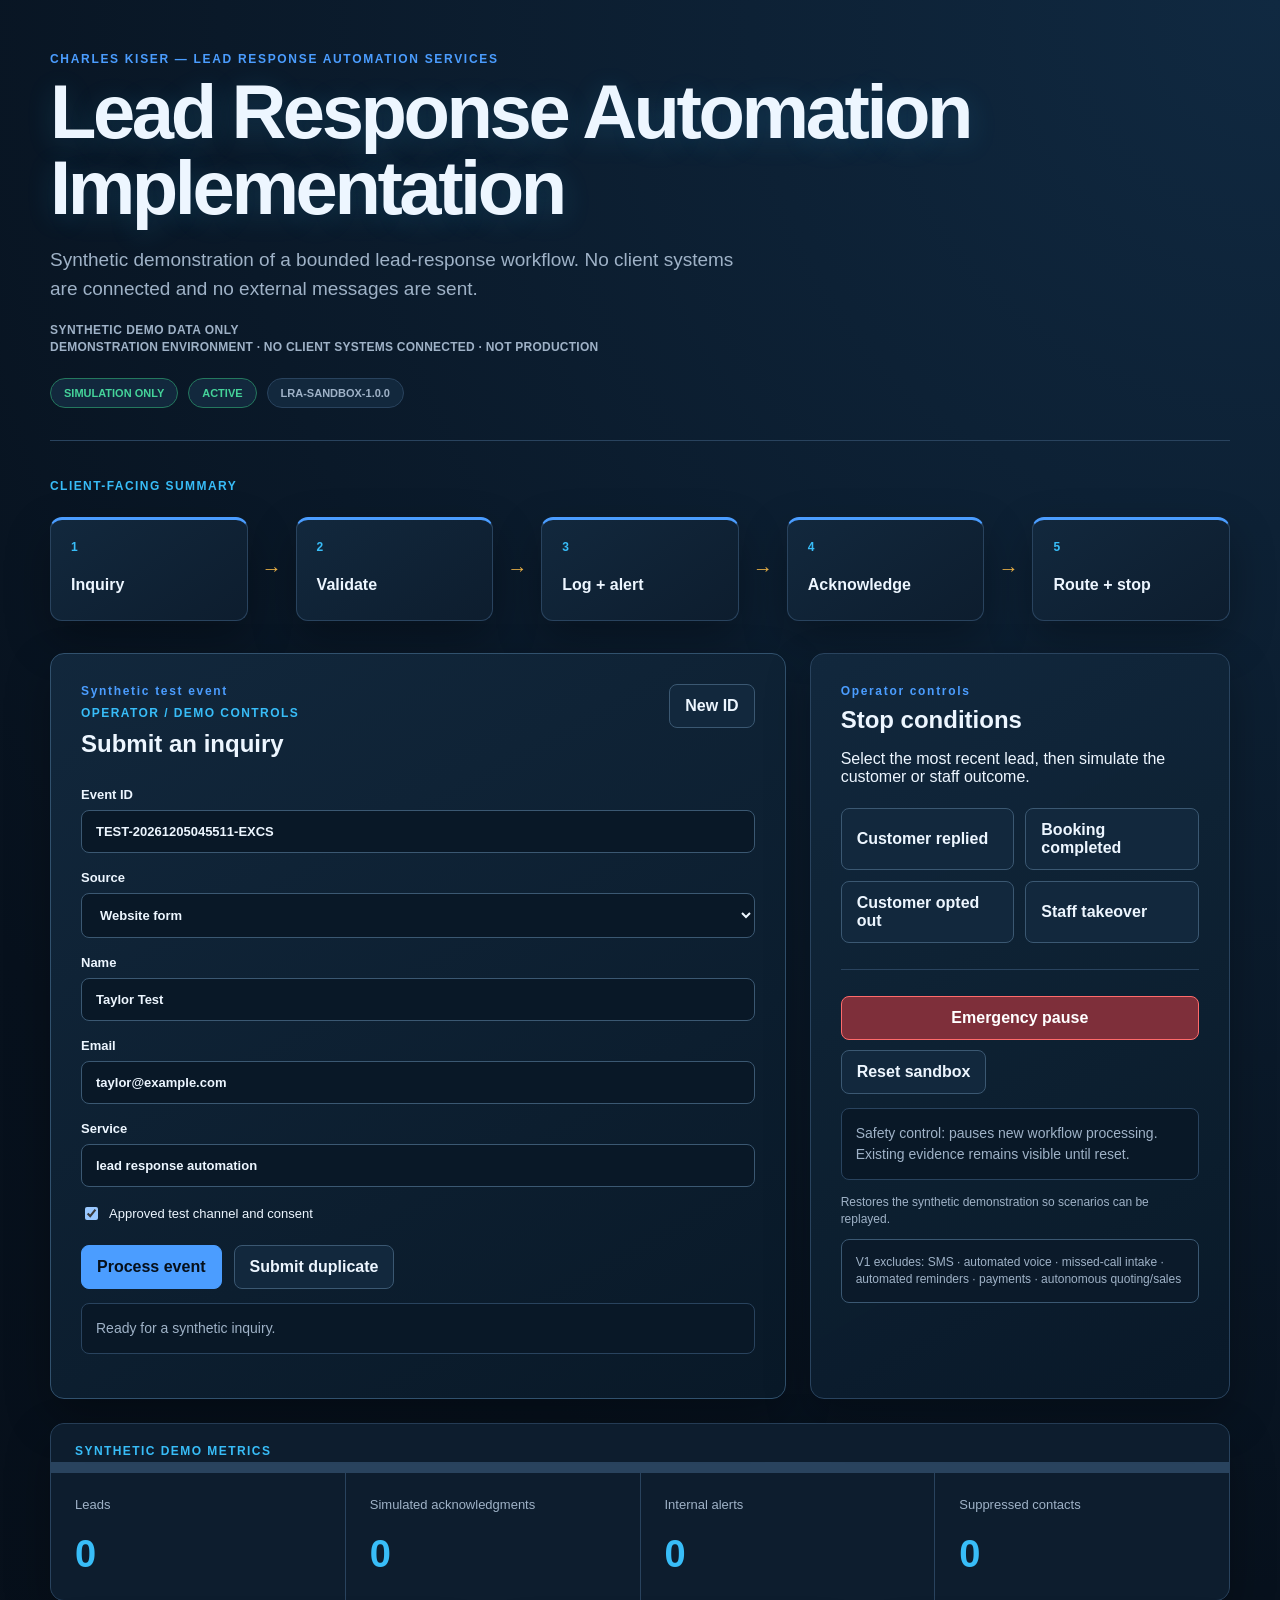
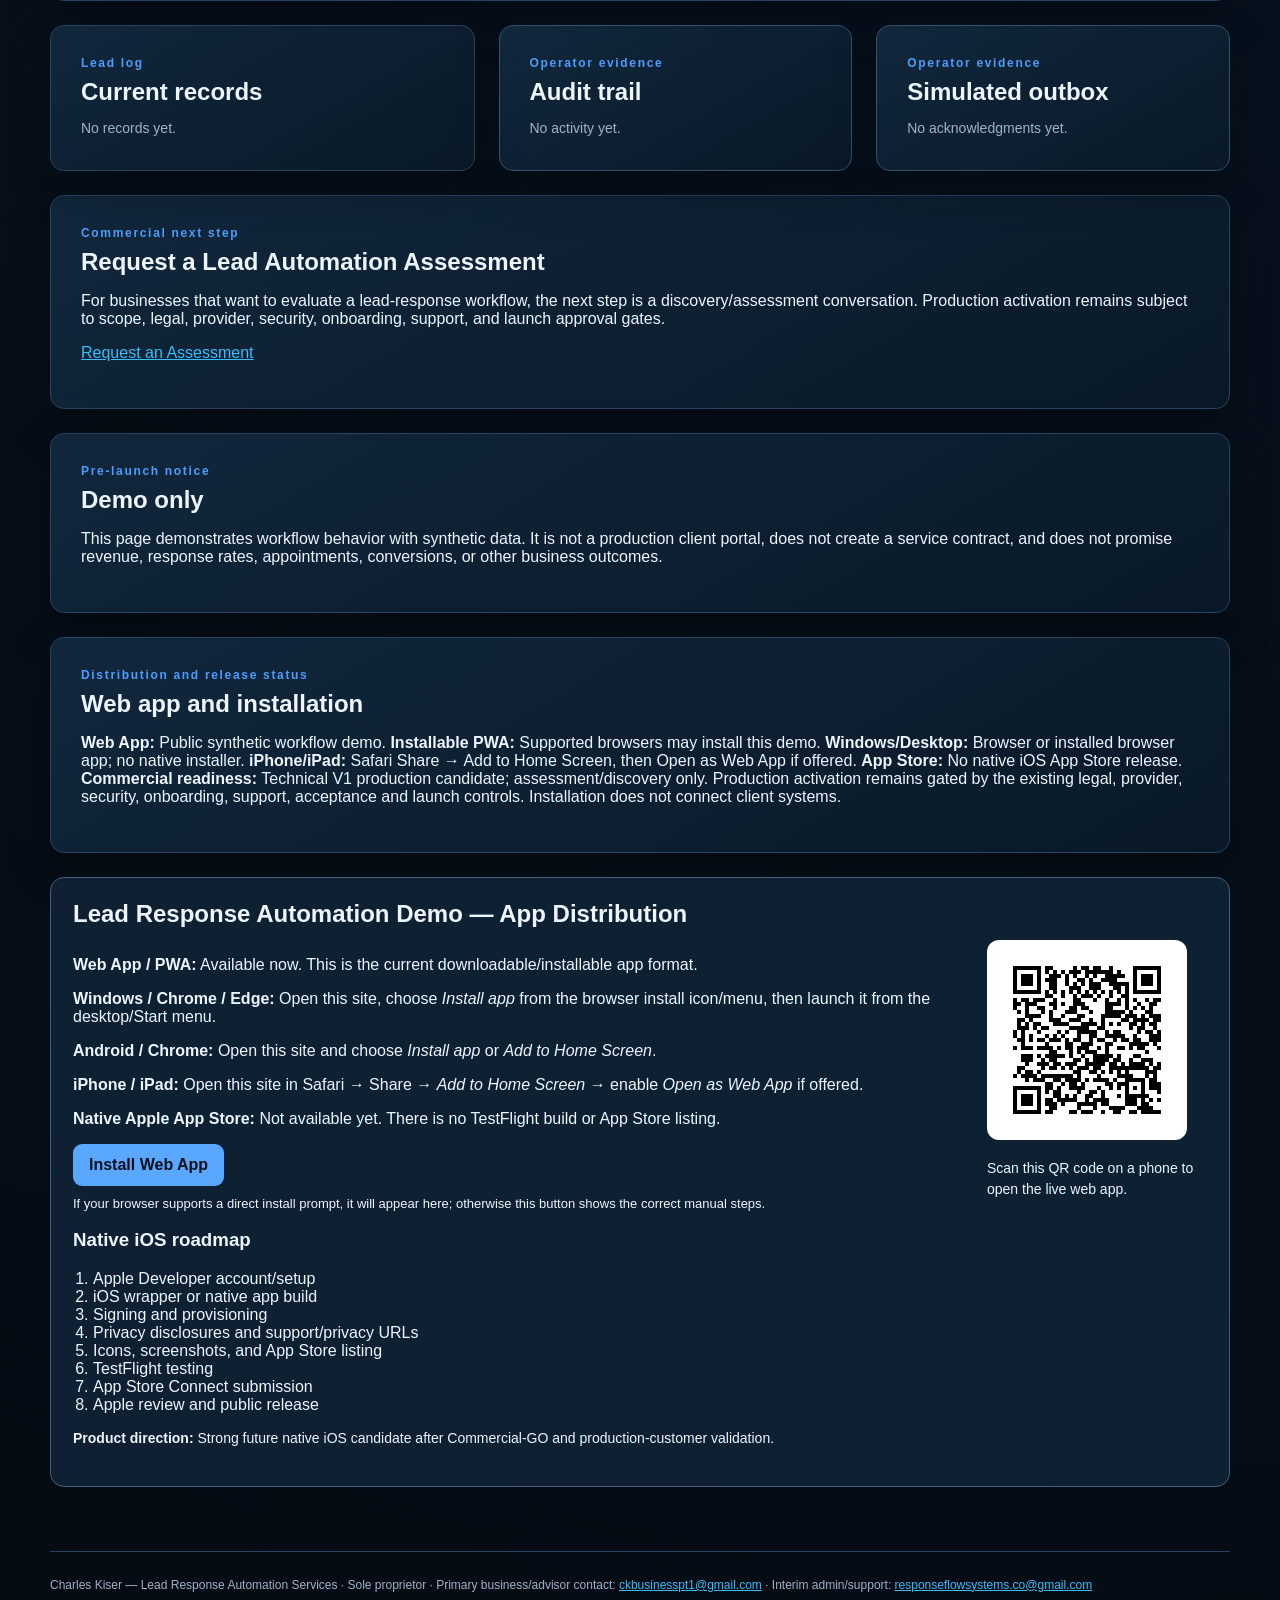
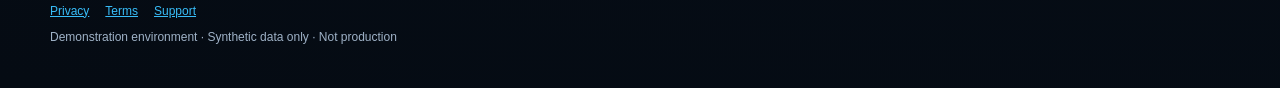
<file: index.html>
<!doctype html>
<html lang="en">
<head>
  <meta charset="utf-8">
  <meta name="viewport" content="width=device-width, initial-scale=1">
  <title>Lead Response Automation Services &mdash; Synthetic Demo</title>
  <meta name="description" content="Synthetic demonstration of a bounded lead-response automation workflow by Charles Kiser &mdash; Lead Response Automation Services.">
  <link rel="stylesheet" href="./styles.css">
  <link rel="manifest" href="./manifest.webmanifest">
  <link rel="apple-touch-icon" href="./icon-180.png">
  <meta name="theme-color" content="#0d1c2d">
  <meta name="apple-mobile-web-app-capable" content="yes">
  <meta name="apple-mobile-web-app-title" content="Lead Response">
<style id="distribution-polish-v1">.install-card{margin-top:24px;padding:22px;border:1px solid #45617d;border-radius:14px;background:rgba(15,34,52,.96)}.install-grid{display:grid;grid-template-columns:minmax(0,1fr) 220px;gap:22px;align-items:start}.install-qr{width:200px;max-width:100%;background:#fff;padding:10px;border-radius:12px}.install-btn{display:inline-block;border:0;border-radius:9px;background:#59a7ff;color:#06101b;font-weight:800;padding:12px 16px;cursor:pointer;text-decoration:none}.install-note{font-size:14px;line-height:1.55}.install-status{margin-top:10px;font-size:13px}.roadmap{margin:10px 0 0;padding-left:20px}.qr-grid{display:grid;grid-template-columns:repeat(auto-fit,minmax(180px,1fr));gap:16px}.qr-card{border:1px solid #45617d;border-radius:12px;padding:14px}.qr-card img{width:160px;max-width:100%;background:#fff;padding:8px;border-radius:10px}@media(max-width:700px){.install-grid{grid-template-columns:1fr}.install-qr{width:180px}.install-btn{width:100%;text-align:center}}</style></head>
<body>
  <header>
    <p class="eyebrow">CHARLES KISER &mdash; LEAD RESPONSE AUTOMATION SERVICES</p>
    <h1>Lead Response Automation Implementation</h1>
    <p class="lede">Synthetic demonstration of a bounded lead-response workflow. No client systems are connected and no external messages are sent.</p>
    <p class="environment-label">SYNTHETIC DEMO DATA ONLY</p>
    <p class="environment-detail">DEMONSTRATION ENVIRONMENT &middot; NO CLIENT SYSTEMS CONNECTED &middot; NOT PRODUCTION</p>
    <div class="status-row">
      <span id="modeBadge" class="badge safe">SIMULATION ONLY</span>
      <span id="pauseBadge" class="badge safe">ACTIVE</span>
      <span id="versionBadge" class="badge neutral">LRA-SANDBOX</span>
    </div>
  </header>

  <main>
    <section class="workflow" aria-label="Workflow overview">
      <p class="view-label">CLIENT-FACING SUMMARY</p>
      <div><strong>1</strong><span>Inquiry</span></div><i>&rarr;</i>
      <div><strong>2</strong><span>Validate</span></div><i>&rarr;</i>
      <div><strong>3</strong><span>Log + alert</span></div><i>&rarr;</i>
      <div><strong>4</strong><span>Acknowledge</span></div><i>&rarr;</i>
      <div><strong>5</strong><span>Route + stop</span></div>
    </section>

    <section class="workspace">
      <form id="leadForm" class="panel operator-panel">
        <div class="panel-heading">
          <div><p class="kicker">Synthetic test event</p><p class="view-label">OPERATOR / DEMO CONTROLS</p><h2>Submit an inquiry</h2></div>
          <button type="button" id="newEvent">New ID</button>
        </div>
        <label>Event ID<input id="eventId" required></label>
        <label>Source<select id="source"><option value="website-form">Website form</option><option value="shared-inbox">Shared inbox</option></select></label>
        <label>Name<input id="leadName" value="Taylor Test"></label>
        <label>Email<input id="email" value="taylor@example.com"></label>
        <label>Service<input id="service" value="lead response automation"></label>
        <label class="check"><input type="checkbox" id="consentApproved" checked> Approved test channel and consent</label>
        <div class="row-actions">
          <button class="primary" type="submit">Process event</button>
          <button type="button" id="duplicateEvent">Submit duplicate</button>
        </div>
        <p id="formResult" class="result" role="status">Ready for a synthetic inquiry.</p>
      </form>

      <section class="panel controls">
        <p class="kicker">Operator controls</p>
        <h2>Stop conditions</h2>
        <p>Select the most recent lead, then simulate the customer or staff outcome.</p>
        <div class="control-grid">
          <button data-action="reply">Customer replied</button>
          <button data-action="booked">Booking completed</button>
          <button data-action="optout">Customer opted out</button>
          <button data-action="takeover">Staff takeover</button>
        </div>
        <hr>
        <button id="pause" class="danger">Emergency pause</button>
        <button id="reset">Reset sandbox</button>
        <p class="notice">Safety control: pauses new workflow processing. Existing evidence remains visible until reset.</p>
        <p class="helper">Restores the synthetic demonstration so scenarios can be replayed.</p>
        <p class="exclusions">V1 excludes: SMS &middot; automated voice &middot; missed-call intake &middot; automated reminders &middot; payments &middot; autonomous quoting/sales</p>
      </section>
    </section>

    <section class="metrics" aria-label="Synthetic demonstration activity">
      <p class="view-label">SYNTHETIC DEMO METRICS</p>
      <article><span>Leads</span><strong id="leadCount">0</strong></article>
      <article><span>Simulated acknowledgments</span><strong id="messageCount">0</strong></article>
      <article><span>Internal alerts</span><strong id="alertCount">0</strong></article>
      <article><span>Suppressed contacts</span><strong id="suppressionCount">0</strong></article>
    </section>

    <section class="data-grid">
      <section class="panel"><p class="kicker">Lead log</p><h2>Current records</h2><div id="leadLog" class="empty">No records yet.</div></section>
      <section class="panel operator-panel"><p class="kicker">Operator evidence</p><h2>Audit trail</h2><div id="activityLog" class="empty">No activity yet.</div></section>
      <section class="panel operator-panel"><p class="kicker">Operator evidence</p><h2>Simulated outbox</h2><div id="outbox" class="empty">No acknowledgments yet.</div></section>
    </section>

    <section class="panel policy-notice">
      <p class="kicker">Commercial next step</p>
      <h2>Request a Lead Automation Assessment</h2>
      <p>For businesses that want to evaluate a lead-response workflow, the next step is a discovery/assessment conversation. Production activation remains subject to scope, legal, provider, security, onboarding, support, and launch approval gates.</p>
      <p><a href="mailto:ckbusinesspt1@gmail.com?cc=responseflowsystems.co@gmail.com&subject=Lead%20Response%20Automation%20Assessment&body=Business%20name%3A%0AWebsite%3A%0AApproximate%20monthly%20lead%20volume%3A%0ACurrent%20lead%20sources%3A%0ABiggest%20follow-up%20problem%3A%0A">Request an Assessment</a></p>
    </section>

    <section class="panel policy-notice">
      <p class="kicker">Pre-launch notice</p>
      <h2>Demo only</h2>
      <p>This page demonstrates workflow behavior with synthetic data. It is not a production client portal, does not create a service contract, and does not promise revenue, response rates, appointments, conversions, or other business outcomes.</p>
    </section>
  <section class="panel policy-notice"><p class="kicker">Distribution and release status</p><h2>Web app and installation</h2><p><b>Web App:</b> Public synthetic workflow demo. <b>Installable PWA:</b> Supported browsers may install this demo. <b>Windows/Desktop:</b> Browser or installed browser app; no native installer. <b>iPhone/iPad:</b> Safari Share → Add to Home Screen, then Open as Web App if offered. <b>App Store:</b> No native iOS App Store release. <b>Commercial readiness:</b> Technical V1 production candidate; assessment/discovery only. Production activation remains gated by the existing legal, provider, security, onboarding, support, acceptance and launch controls. Installation does not connect client systems.</p></section><section class="install-card"><h2>Lead Response Automation Demo — App Distribution</h2><div class="install-grid"><div><p><b>Web App / PWA:</b> Available now. This is the current downloadable/installable app format.</p><p><b>Windows / Chrome / Edge:</b> Open this site, choose <i>Install app</i> from the browser install icon/menu, then launch it from the desktop/Start menu.</p><p><b>Android / Chrome:</b> Open this site and choose <i>Install app</i> or <i>Add to Home Screen</i>.</p><p><b>iPhone / iPad:</b> Open this site in Safari → Share → <i>Add to Home Screen</i> → enable <i>Open as Web App</i> if offered.</p><p><b>Native Apple App Store:</b> Not available yet. There is no TestFlight build or App Store listing.</p><button class="install-btn" id="installWebAppBtn" type="button">Install Web App</button><p class="install-status" id="installWebAppStatus">If your browser supports a direct install prompt, it will appear here; otherwise this button shows the correct manual steps.</p><h3>Native iOS roadmap</h3><ol class="roadmap"><li>Apple Developer account/setup</li><li>iOS wrapper or native app build</li><li>Signing and provisioning</li><li>Privacy disclosures and support/privacy URLs</li><li>Icons, screenshots, and App Store listing</li><li>TestFlight testing</li><li>App Store Connect submission</li><li>Apple review and public release</li></ol><p class="install-note"><b>Product direction:</b> Strong future native iOS candidate after Commercial-GO and production-customer validation.</p></div><div><img class="install-qr" src="./qr-install.png" alt="QR code to open this web app on a phone"><p class="install-note">Scan this QR code on a phone to open the live web app.</p></div></div></section></main>

  <footer>
    <div>Charles Kiser &mdash; Lead Response Automation Services &middot; Sole proprietor &middot; Primary business/advisor contact: <a href="mailto:ckbusinesspt1@gmail.com">ckbusinesspt1@gmail.com</a> &middot; Interim admin/support: <a href="mailto:responseflowsystems.co@gmail.com">responseflowsystems.co@gmail.com</a></div>
    <nav class="footer-nav" aria-label="Legal and support">
      <a href="./privacy.html">Privacy</a>
      <a href="./terms.html">Terms</a>
      <a href="./support.html">Support</a>
    </nav>
    <div class="footer-note">Demonstration environment &middot; Synthetic data only &middot; Not production</div>
  </footer>
  <script type="module" src="./app.mjs"></script>
  <script>if ("serviceWorker" in navigator) { navigator.serviceWorker.register("./sw.js"); }</script>
<script>(function(){let d=null;const b=document.getElementById('installWebAppBtn');const s=document.getElementById('installWebAppStatus');if(!b)return;const isiOS=/iphone|ipad|ipod/i.test(navigator.userAgent);const standalone=window.matchMedia('(display-mode: standalone)').matches||window.navigator.standalone===true;if(standalone){s.textContent='This web app is already running in installed/standalone mode.'}window.addEventListener('beforeinstallprompt',e=>{e.preventDefault();d=e;s.textContent='Install prompt is available on this browser.'});b.addEventListener('click',async()=>{if(standalone){s.textContent='Already installed on this device.';return}if(d){d.prompt();const c=await d.userChoice;s.textContent=c.outcome==='accepted'?'Install accepted.':'Install dismissed.';d=null;return}s.textContent=isiOS?'On iPhone/iPad: open in Safari → Share → Add to Home Screen → Open as Web App if offered.':'Use your browser menu and choose Install app or Add to Home Screen.'});})();</script></body>
</html>
</file>
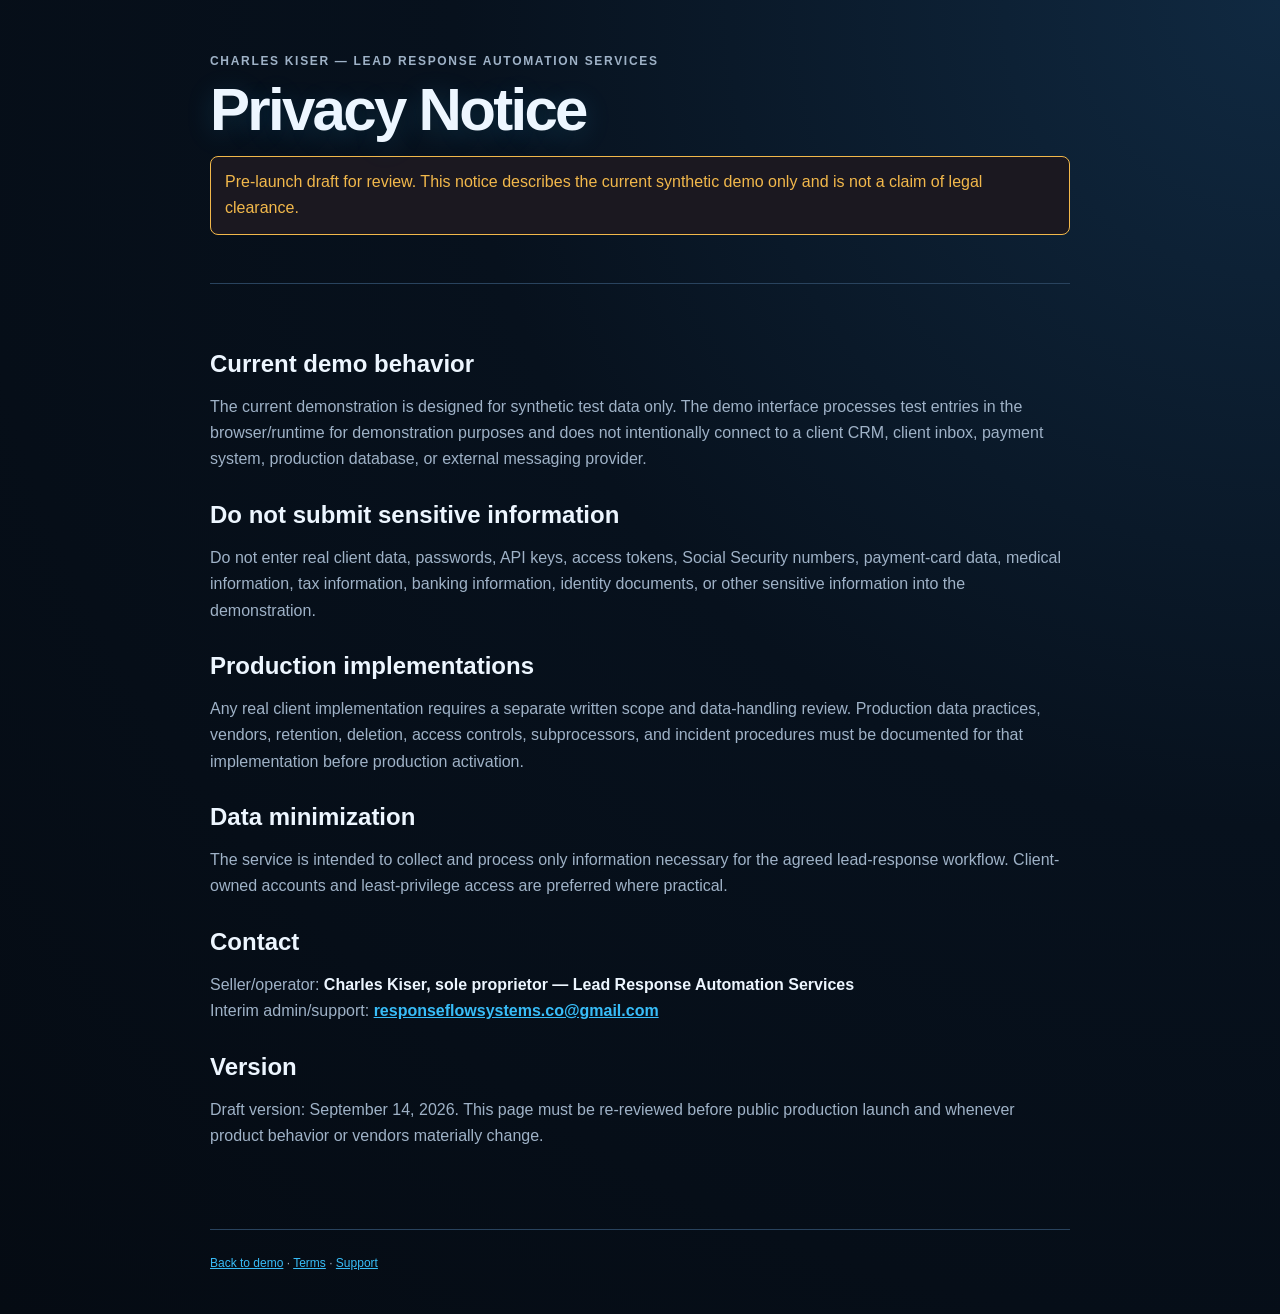
<file: privacy.html>
﻿<!doctype html>
<html lang="en">
<head>
  <meta charset="utf-8">
  <meta name="viewport" content="width=device-width, initial-scale=1">
  <title>Privacy &mdash; Lead Response Automation Services</title>
  <link rel="stylesheet" href="./styles.css">
</head>
<body>
<header class="policy-page">
  <p class="eyebrow">CHARLES KISER &mdash; LEAD RESPONSE AUTOMATION SERVICES</p>
  <h1>Privacy Notice</h1>
  <p class="policy-status">Pre-launch draft for review. This notice describes the current synthetic demo only and is not a claim of legal clearance.</p>
</header>
<main class="policy-page">
  <h2>Current demo behavior</h2>
  <p>The current demonstration is designed for synthetic test data only. The demo interface processes test entries in the browser/runtime for demonstration purposes and does not intentionally connect to a client CRM, client inbox, payment system, production database, or external messaging provider.</p>

  <h2>Do not submit sensitive information</h2>
  <p>Do not enter real client data, passwords, API keys, access tokens, Social Security numbers, payment-card data, medical information, tax information, banking information, identity documents, or other sensitive information into the demonstration.</p>

  <h2>Production implementations</h2>
  <p>Any real client implementation requires a separate written scope and data-handling review. Production data practices, vendors, retention, deletion, access controls, subprocessors, and incident procedures must be documented for that implementation before production activation.</p>

  <h2>Data minimization</h2>
  <p>The service is intended to collect and process only information necessary for the agreed lead-response workflow. Client-owned accounts and least-privilege access are preferred where practical.</p>

  <h2>Contact</h2>
  <p>Seller/operator: <strong>Charles Kiser, sole proprietor &mdash; Lead Response Automation Services</strong><br>Interim admin/support: <strong><a href="mailto:responseflowsystems.co@gmail.com">responseflowsystems.co@gmail.com</a></strong></p>

  <h2>Version</h2>
  <p>Draft version: September 14, 2026. This page must be re-reviewed before public production launch and whenever product behavior or vendors materially change.</p>
</main>
<footer class="policy-page"><a href="./index.html">Back to demo</a> &middot; <a href="./terms.html">Terms</a> &middot; <a href="./support.html">Support</a></footer>
</body>
</html>
</file>
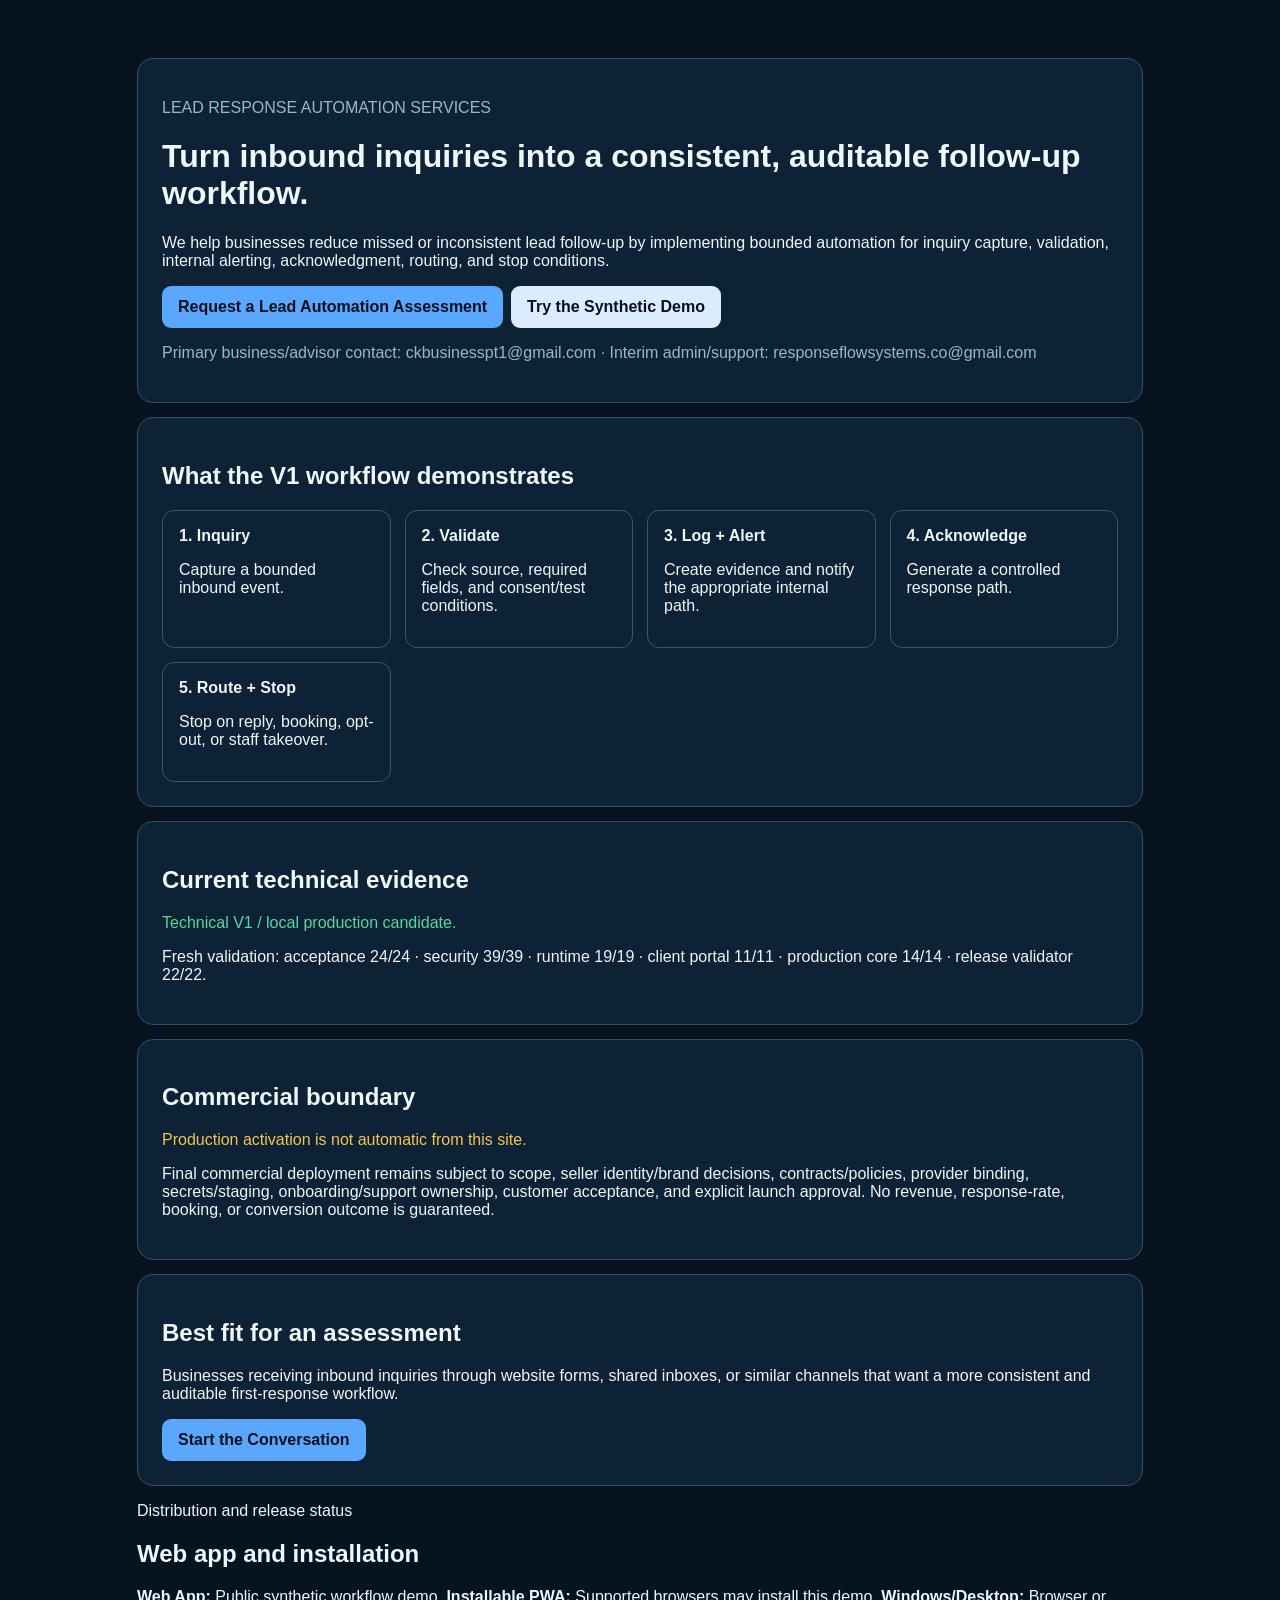
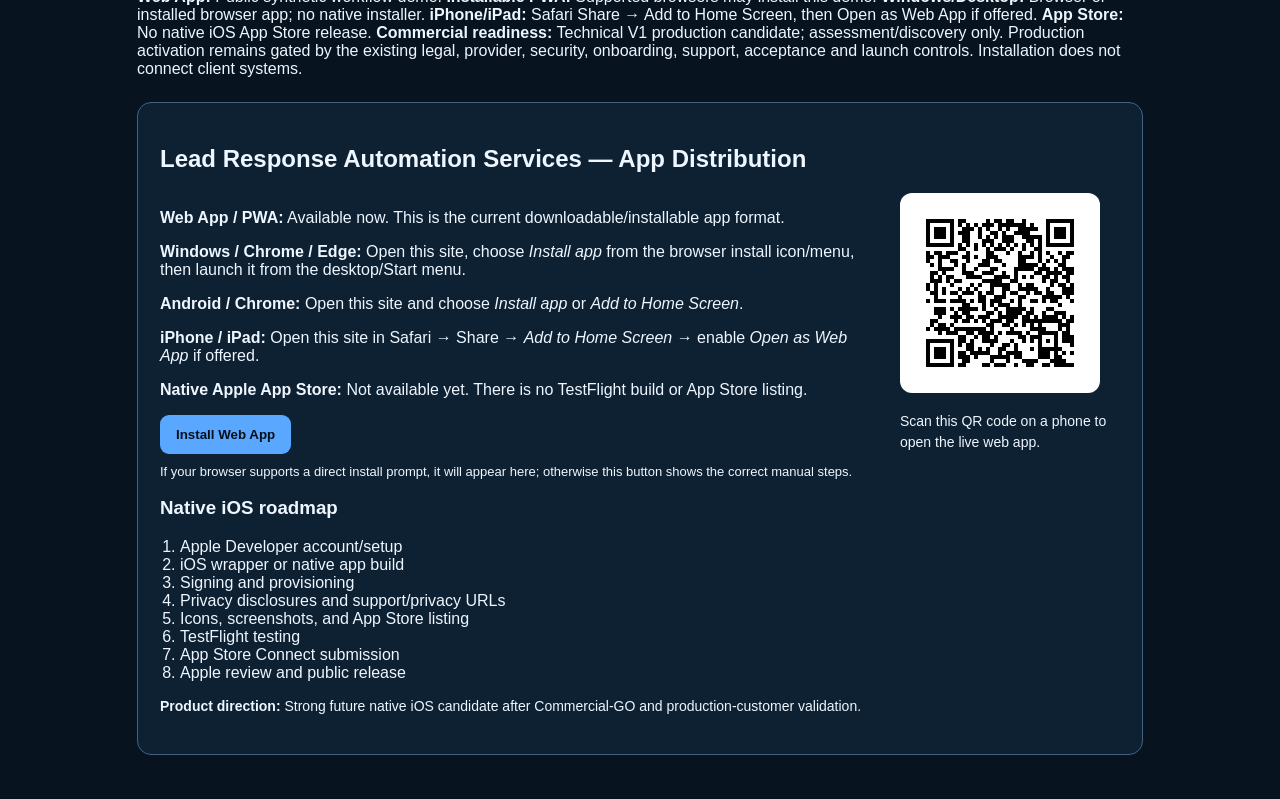
<file: sales.html>
<!doctype html><html lang="en"><head><meta charset="utf-8"><meta name="viewport" content="width=device-width,initial-scale=1"><title>Lead Response Automation Services</title><style>body{font-family:Segoe UI,Arial;background:#07131f;color:#eef6ff;margin:0}main{max-width:1050px;margin:auto;padding:44px 22px}.hero,.card{background:#0d2235;border:1px solid #2f506b;border-radius:16px;padding:24px;margin:14px 0}.eyebrow{color:#9eb6ca}.cta{display:inline-block;background:#59a7ff;color:#06101b;text-decoration:none;font-weight:800;padding:12px 16px;border-radius:9px;margin-right:8px}.secondary{background:#dcecff}.grid{display:grid;grid-template-columns:repeat(auto-fit,minmax(220px,1fr));gap:14px}.step{border:1px solid #365774;border-radius:12px;padding:16px}.ok{color:#54d9a3}.warn{color:#f5c451}*,*::before,*::after{box-sizing:border-box}html,body{max-width:100%;overflow-x:hidden}main{width:100%}h1,h2,h3,p,a,span,div{overflow-wrap:anywhere;word-break:normal;min-width:0}@media(max-width:520px){main{padding-left:14px!important;padding-right:14px!important}h1{font-size:clamp(30px,10vw,42px)!important;line-height:1.08!important}.hero,.card,.p{padding:18px!important}.grid{grid-template-columns:1fr!important}.cta{display:block!important;width:100%!important;margin:8px 0!important;text-align:center}.price{font-size:36px!important}}</style><link rel="manifest" href="./manifest.webmanifest"><link rel="apple-touch-icon" href="./icon-180.png"><meta name="theme-color" content="#0d1c2d"><style id="distribution-polish-v1">.install-card{margin-top:24px;padding:22px;border:1px solid #45617d;border-radius:14px;background:rgba(15,34,52,.96)}.install-grid{display:grid;grid-template-columns:minmax(0,1fr) 220px;gap:22px;align-items:start}.install-qr{width:200px;max-width:100%;background:#fff;padding:10px;border-radius:12px}.install-btn{display:inline-block;border:0;border-radius:9px;background:#59a7ff;color:#06101b;font-weight:800;padding:12px 16px;cursor:pointer;text-decoration:none}.install-note{font-size:14px;line-height:1.55}.install-status{margin-top:10px;font-size:13px}.roadmap{margin:10px 0 0;padding-left:20px}.qr-grid{display:grid;grid-template-columns:repeat(auto-fit,minmax(180px,1fr));gap:16px}.qr-card{border:1px solid #45617d;border-radius:12px;padding:14px}.qr-card img{width:160px;max-width:100%;background:#fff;padding:8px;border-radius:10px}@media(max-width:700px){.install-grid{grid-template-columns:1fr}.install-qr{width:180px}.install-btn{width:100%;text-align:center}}</style></head><body><main><div class="hero"><p class="eyebrow">LEAD RESPONSE AUTOMATION SERVICES</p><h1>Turn inbound inquiries into a consistent, auditable follow-up workflow.</h1><p>We help businesses reduce missed or inconsistent lead follow-up by implementing bounded automation for inquiry capture, validation, internal alerting, acknowledgment, routing, and stop conditions.</p><a class="cta" href="mailto:ckbusinesspt1@gmail.com?cc=responseflowsystems.co@gmail.com&subject=Lead%20Response%20Automation%20Assessment&body=Business%20name%3A%0AWebsite%3A%0AApproximate%20monthly%20lead%20volume%3A%0ACurrent%20lead%20sources%3A%0ABiggest%20follow-up%20problem%3A%0A">Request a Lead Automation Assessment</a><a class="cta secondary" href="./index.html">Try the Synthetic Demo</a><p class="eyebrow">Primary business/advisor contact: ckbusinesspt1@gmail.com · Interim admin/support: responseflowsystems.co@gmail.com</p></div><div class="card"><h2>What the V1 workflow demonstrates</h2><div class="grid"><div class="step"><b>1. Inquiry</b><p>Capture a bounded inbound event.</p></div><div class="step"><b>2. Validate</b><p>Check source, required fields, and consent/test conditions.</p></div><div class="step"><b>3. Log + Alert</b><p>Create evidence and notify the appropriate internal path.</p></div><div class="step"><b>4. Acknowledge</b><p>Generate a controlled response path.</p></div><div class="step"><b>5. Route + Stop</b><p>Stop on reply, booking, opt-out, or staff takeover.</p></div></div></div><div class="card"><h2>Current technical evidence</h2><p class="ok">Technical V1 / local production candidate.</p><p>Fresh validation: acceptance 24/24 · security 39/39 · runtime 19/19 · client portal 11/11 · production core 14/14 · release validator 22/22.</p></div><div class="card"><h2>Commercial boundary</h2><p class="warn">Production activation is not automatic from this site.</p><p>Final commercial deployment remains subject to scope, seller identity/brand decisions, contracts/policies, provider binding, secrets/staging, onboarding/support ownership, customer acceptance, and explicit launch approval. No revenue, response-rate, booking, or conversion outcome is guaranteed.</p></div><div class="card"><h2>Best fit for an assessment</h2><p>Businesses receiving inbound inquiries through website forms, shared inboxes, or similar channels that want a more consistent and auditable first-response workflow.</p><a class="cta" href="mailto:ckbusinesspt1@gmail.com?cc=responseflowsystems.co@gmail.com&subject=Lead%20Response%20Automation%20Assessment">Start the Conversation</a></div><section class="panel policy-notice"><p class="kicker">Distribution and release status</p><h2>Web app and installation</h2><p><b>Web App:</b> Public synthetic workflow demo. <b>Installable PWA:</b> Supported browsers may install this demo. <b>Windows/Desktop:</b> Browser or installed browser app; no native installer. <b>iPhone/iPad:</b> Safari Share → Add to Home Screen, then Open as Web App if offered. <b>App Store:</b> No native iOS App Store release. <b>Commercial readiness:</b> Technical V1 production candidate; assessment/discovery only. Production activation remains gated by the existing legal, provider, security, onboarding, support, acceptance and launch controls. Installation does not connect client systems.</p></section><section class="install-card"><h2>Lead Response Automation Services — App Distribution</h2><div class="install-grid"><div><p><b>Web App / PWA:</b> Available now. This is the current downloadable/installable app format.</p><p><b>Windows / Chrome / Edge:</b> Open this site, choose <i>Install app</i> from the browser install icon/menu, then launch it from the desktop/Start menu.</p><p><b>Android / Chrome:</b> Open this site and choose <i>Install app</i> or <i>Add to Home Screen</i>.</p><p><b>iPhone / iPad:</b> Open this site in Safari → Share → <i>Add to Home Screen</i> → enable <i>Open as Web App</i> if offered.</p><p><b>Native Apple App Store:</b> Not available yet. There is no TestFlight build or App Store listing.</p><button class="install-btn" id="installWebAppBtn" type="button">Install Web App</button><p class="install-status" id="installWebAppStatus">If your browser supports a direct install prompt, it will appear here; otherwise this button shows the correct manual steps.</p><h3>Native iOS roadmap</h3><ol class="roadmap"><li>Apple Developer account/setup</li><li>iOS wrapper or native app build</li><li>Signing and provisioning</li><li>Privacy disclosures and support/privacy URLs</li><li>Icons, screenshots, and App Store listing</li><li>TestFlight testing</li><li>App Store Connect submission</li><li>Apple review and public release</li></ol><p class="install-note"><b>Product direction:</b> Strong future native iOS candidate after Commercial-GO and production-customer validation.</p></div><div><img class="install-qr" src="./qr-install.png" alt="QR code to open this web app on a phone"><p class="install-note">Scan this QR code on a phone to open the live web app.</p></div></div></section></main><script>if("serviceWorker" in navigator){navigator.serviceWorker.register("./sw.js");}</script><script>(function(){let d=null;const b=document.getElementById('installWebAppBtn');const s=document.getElementById('installWebAppStatus');if(!b)return;const isiOS=/iphone|ipad|ipod/i.test(navigator.userAgent);const standalone=window.matchMedia('(display-mode: standalone)').matches||window.navigator.standalone===true;if(standalone){s.textContent='This web app is already running in installed/standalone mode.'}window.addEventListener('beforeinstallprompt',e=>{e.preventDefault();d=e;s.textContent='Install prompt is available on this browser.'});b.addEventListener('click',async()=>{if(standalone){s.textContent='Already installed on this device.';return}if(d){d.prompt();const c=await d.userChoice;s.textContent=c.outcome==='accepted'?'Install accepted.':'Install dismissed.';d=null;return}s.textContent=isiOS?'On iPhone/iPad: open in Safari → Share → Add to Home Screen → Open as Web App if offered.':'Use your browser menu and choose Install app or Add to Home Screen.'});})();</script></body></html>
</file>
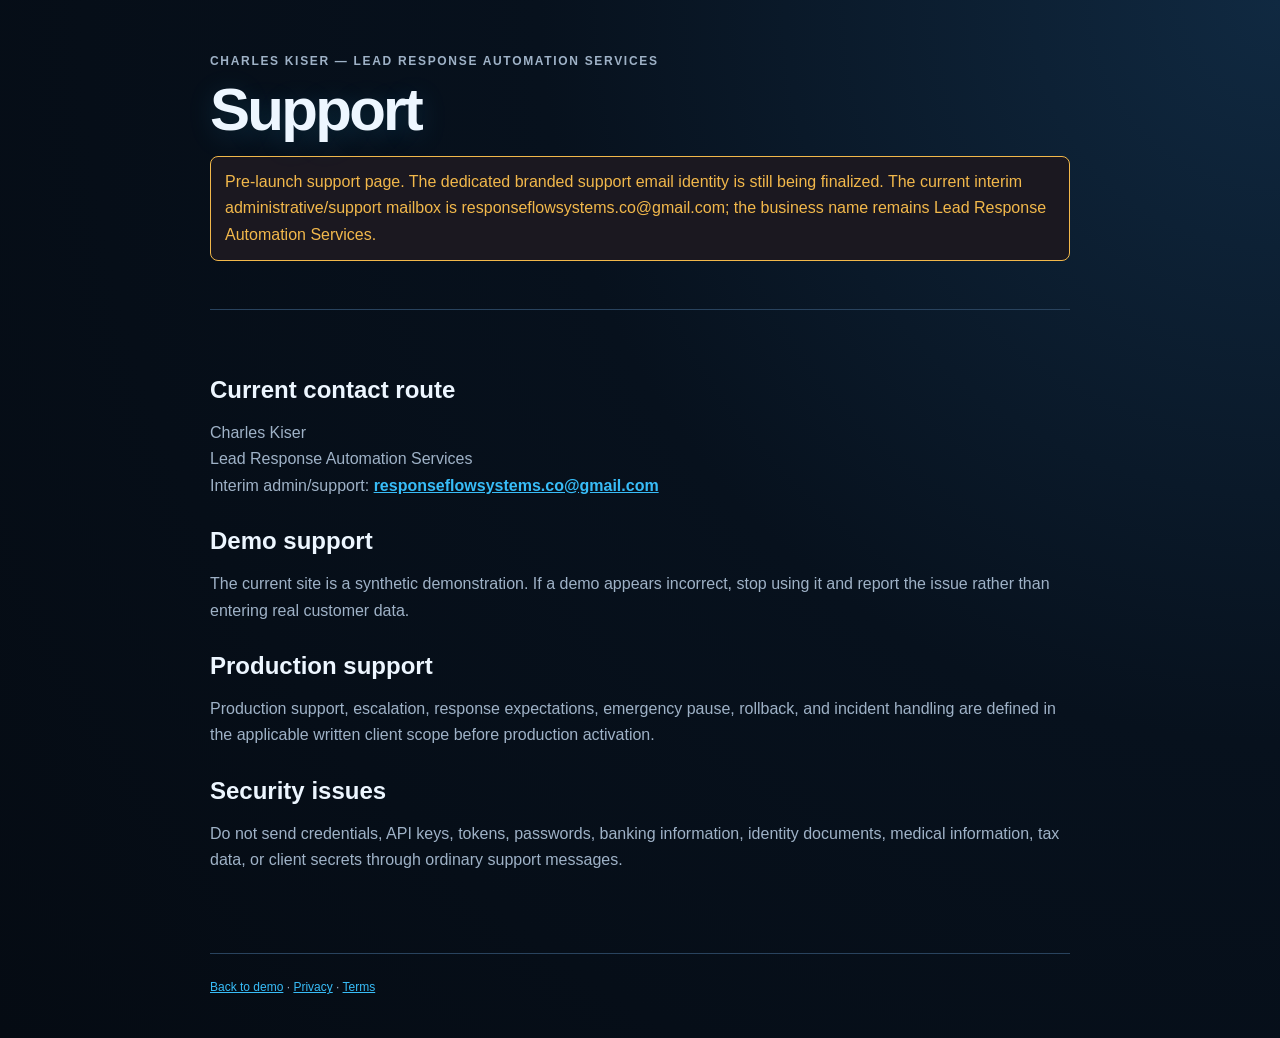
<file: support.html>
﻿<!doctype html>
<html lang="en">
<head>
  <meta charset="utf-8">
  <meta name="viewport" content="width=device-width, initial-scale=1">
  <title>Support &mdash; Lead Response Automation Services</title>
  <link rel="stylesheet" href="./styles.css">
</head>
<body>
<header class="policy-page">
  <p class="eyebrow">CHARLES KISER &mdash; LEAD RESPONSE AUTOMATION SERVICES</p>
  <h1>Support</h1>
  <p class="policy-status">Pre-launch support page. The dedicated branded support email identity is still being finalized. The current interim administrative/support mailbox is responseflowsystems.co@gmail.com; the business name remains Lead Response Automation Services.</p>
</header>
<main class="policy-page">
  <h2>Current contact route</h2>
  <p>Charles Kiser<br>Lead Response Automation Services<br>Interim admin/support: <strong><a href="mailto:responseflowsystems.co@gmail.com">responseflowsystems.co@gmail.com</a></strong></p>

  <h2>Demo support</h2>
  <p>The current site is a synthetic demonstration. If a demo appears incorrect, stop using it and report the issue rather than entering real customer data.</p>

  <h2>Production support</h2>
  <p>Production support, escalation, response expectations, emergency pause, rollback, and incident handling are defined in the applicable written client scope before production activation.</p>

  <h2>Security issues</h2>
  <p>Do not send credentials, API keys, tokens, passwords, banking information, identity documents, medical information, tax data, or client secrets through ordinary support messages.</p>
</main>
<footer class="policy-page"><a href="./index.html">Back to demo</a> &middot; <a href="./privacy.html">Privacy</a> &middot; <a href="./terms.html">Terms</a></footer>
</body>
</html>
</file>
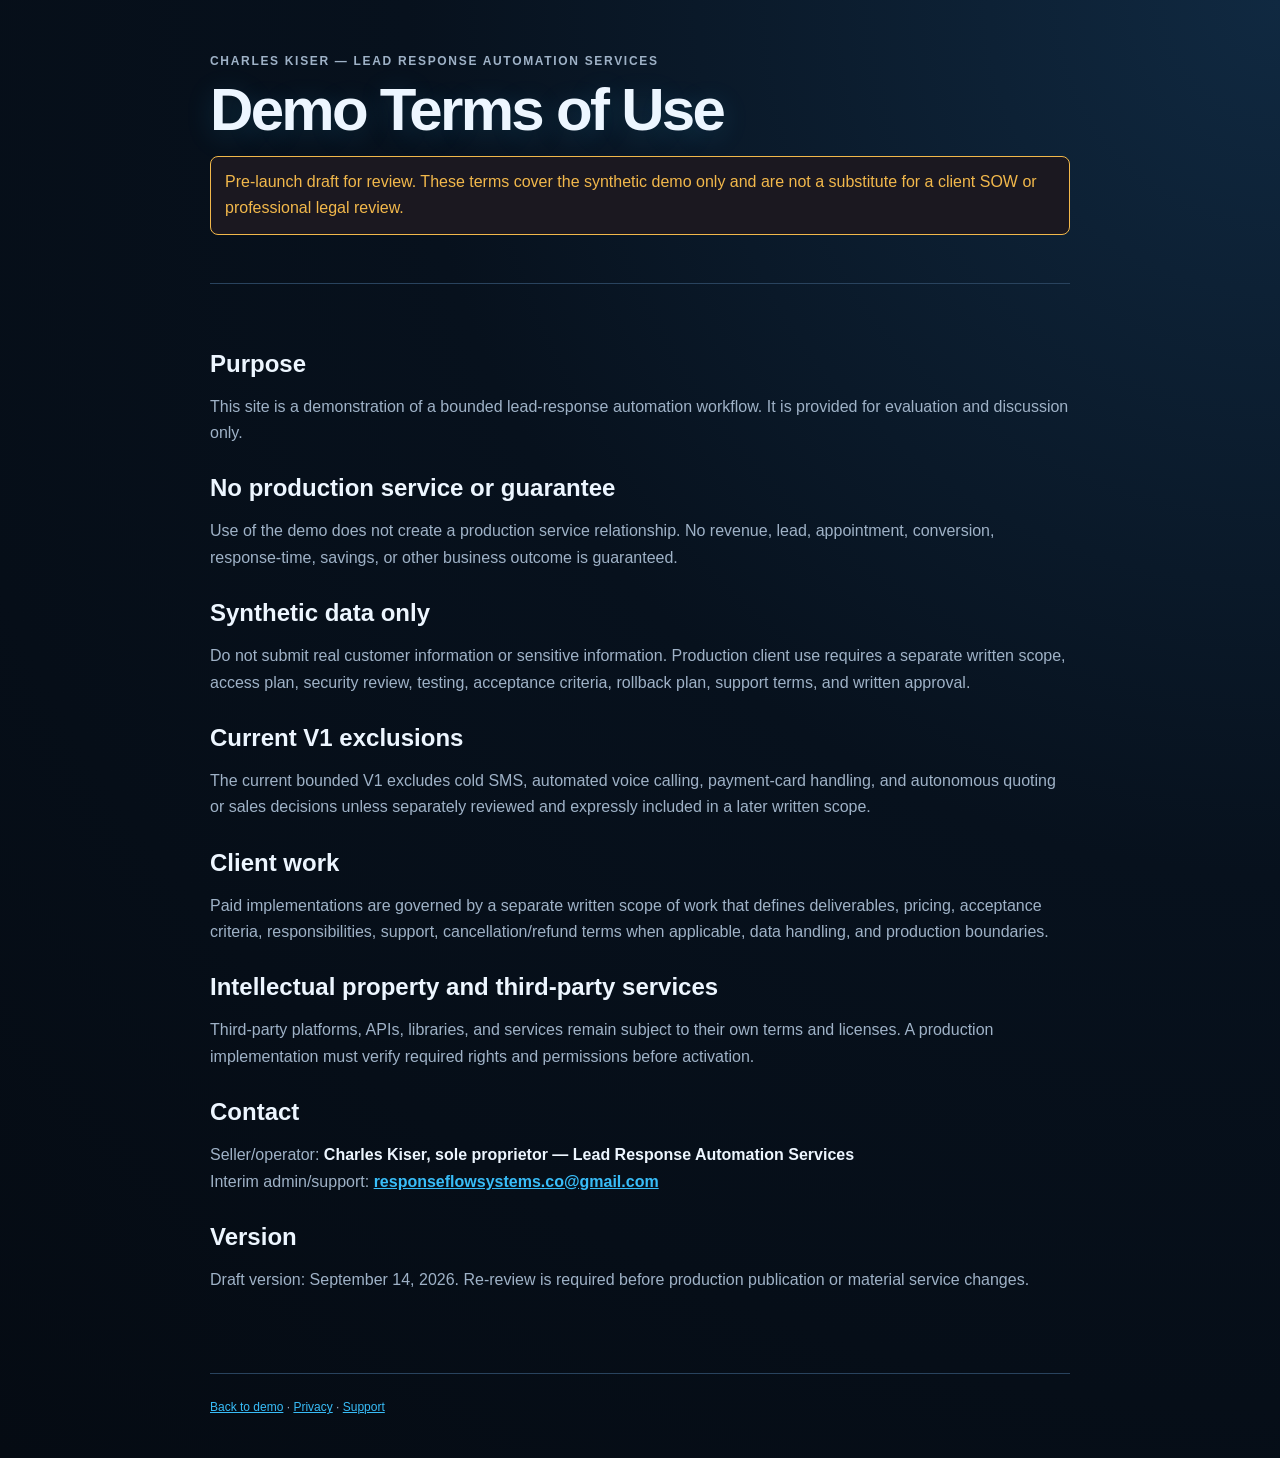
<file: terms.html>
﻿<!doctype html>
<html lang="en">
<head>
  <meta charset="utf-8">
  <meta name="viewport" content="width=device-width, initial-scale=1">
  <title>Terms &mdash; Lead Response Automation Services</title>
  <link rel="stylesheet" href="./styles.css">
</head>
<body>
<header class="policy-page">
  <p class="eyebrow">CHARLES KISER &mdash; LEAD RESPONSE AUTOMATION SERVICES</p>
  <h1>Demo Terms of Use</h1>
  <p class="policy-status">Pre-launch draft for review. These terms cover the synthetic demo only and are not a substitute for a client SOW or professional legal review.</p>
</header>
<main class="policy-page">
  <h2>Purpose</h2>
  <p>This site is a demonstration of a bounded lead-response automation workflow. It is provided for evaluation and discussion only.</p>

  <h2>No production service or guarantee</h2>
  <p>Use of the demo does not create a production service relationship. No revenue, lead, appointment, conversion, response-time, savings, or other business outcome is guaranteed.</p>

  <h2>Synthetic data only</h2>
  <p>Do not submit real customer information or sensitive information. Production client use requires a separate written scope, access plan, security review, testing, acceptance criteria, rollback plan, support terms, and written approval.</p>

  <h2>Current V1 exclusions</h2>
  <p>The current bounded V1 excludes cold SMS, automated voice calling, payment-card handling, and autonomous quoting or sales decisions unless separately reviewed and expressly included in a later written scope.</p>

  <h2>Client work</h2>
  <p>Paid implementations are governed by a separate written scope of work that defines deliverables, pricing, acceptance criteria, responsibilities, support, cancellation/refund terms when applicable, data handling, and production boundaries.</p>

  <h2>Intellectual property and third-party services</h2>
  <p>Third-party platforms, APIs, libraries, and services remain subject to their own terms and licenses. A production implementation must verify required rights and permissions before activation.</p>

  <h2>Contact</h2>
  <p>Seller/operator: <strong>Charles Kiser, sole proprietor &mdash; Lead Response Automation Services</strong><br>Interim admin/support: <strong><a href="mailto:responseflowsystems.co@gmail.com">responseflowsystems.co@gmail.com</a></strong></p>

  <h2>Version</h2>
  <p>Draft version: September 14, 2026. Re-review is required before production publication or material service changes.</p>
</main>
<footer class="policy-page"><a href="./index.html">Back to demo</a> &middot; <a href="./privacy.html">Privacy</a> &middot; <a href="./support.html">Support</a></footer>
</body>
</html>
</file>
<file: styles.css>
:root { color-scheme: dark; --ink:#edf6ff; --muted:#9fb2c7; --line:#29435e; --page:#07111d; --panel:#0d1d2e; --panel-2:#12283d; --blue:#4b9dff; --cyan:#38bdf8; --gold:#f2b84b; --green:#45d39a; --red:#ff6b6b; --shadow:0 18px 45px rgba(0,0,0,.28); }
* { box-sizing: border-box; }
body { margin:0; font-family:Inter,Segoe UI,Arial,sans-serif; color:var(--ink); background:radial-gradient(circle at top right,#102941 0,#07111d 45%,#050b13 100%); }
header, main, footer { width:min(1180px, calc(100% - 40px)); margin:auto; }
header { padding:52px 0 32px; border-bottom:1px solid var(--line); }
.eyebrow,.kicker { margin:0 0 8px; font-size:12px; letter-spacing:.14em; font-weight:800; color:var(--blue); }
h1 { margin:0; font-size:clamp(42px,7vw,76px); letter-spacing:-.045em; line-height:1; text-shadow:0 5px 28px rgba(56,189,248,.18); }
h2 { margin:0 0 12px; font-size:24px; }
.lede { max-width:700px; color:var(--muted); font-size:19px; line-height:1.55; }
.environment-label,.environment-detail { margin:8px 0 0; color:var(--muted); font-size:12px; font-weight:800; letter-spacing:.04em; }
.environment-detail { margin-top:3px; font-weight:600; letter-spacing:.02em; }
.status-row { display:flex; flex-wrap:wrap; gap:10px; margin-top:24px; }
.badge { border:1px solid var(--line); border-radius:999px; padding:8px 13px; font-size:11px; font-weight:800; background:var(--panel-2); }
.badge.safe { color:var(--green); border-color:#24785e; }
.badge.danger { color:var(--red); border-color:#8c3f49; }
.badge.neutral { color:var(--muted); }
main { padding:38px 0 64px; }
.workflow { display:grid; grid-template-columns:1fr auto 1fr auto 1fr auto 1fr auto 1fr; align-items:center; gap:14px; margin:0 0 32px; }
.workflow div { min-height:104px; border:1px solid var(--line); border-top:3px solid var(--blue); border-radius:12px; background:linear-gradient(145deg,var(--panel-2),var(--panel)); padding:20px; box-shadow:var(--shadow); }
.workflow strong { display:block; font-size:12px; color:var(--cyan); }
.workflow span { display:block; margin-top:22px; font-weight:800; }
.workflow i { color:var(--gold); font-style:normal; font-size:20px; }
.view-label { grid-column:1 / -1; margin:0 0 10px; color:var(--cyan); font-size:12px; font-weight:800; letter-spacing:.12em; }
.workspace { display:grid; grid-template-columns:1.4fr .8fr; gap:24px; }
.panel { border:1px solid var(--line); border-radius:14px; background:linear-gradient(150deg,rgba(18,40,61,.96),rgba(9,25,40,.98)); padding:30px; box-shadow:var(--shadow); }
.operator-panel { border-color:#31516d; }
.panel-heading { display:flex; align-items:start; justify-content:space-between; gap:20px; }
label { display:grid; gap:8px; margin:17px 0; font-size:13px; font-weight:700; color:var(--ink); }
input,select,button { font:inherit; }
input,select { width:100%; border:1px solid #3b5872; border-radius:8px; padding:13px 14px; color:var(--ink); background:#091827; }
.check { display:flex; align-items:center; font-weight:500; }
.check input { width:auto; }
button { border:1px solid #3b5872; border-radius:8px; background:#12283d; color:var(--ink); padding:12px 15px; cursor:pointer; font-weight:700; }
button:hover { border-color:var(--cyan); background:#173653; }
button.primary { background:var(--blue); color:#06101b; border-color:var(--blue); }
button.danger { color:#fff; background:#7e2f3a; border-color:var(--red); width:100%; margin-bottom:10px; }
.row-actions { display:flex; flex-wrap:wrap; gap:12px; margin-top:22px; }
.result,.notice { padding:14px; border:1px solid var(--line); border-radius:8px; background:#091827; color:var(--muted); font-size:14px; line-height:1.5; }
.helper,.exclusions { margin:10px 0 0; color:var(--muted); font-size:12px; line-height:1.45; }
.exclusions { padding:14px; border:1px solid #3b5872; border-radius:8px; background:#0b1a2a; }
.control-grid { display:grid; grid-template-columns:1fr 1fr; gap:11px; margin:22px 0; }
.control-grid button { min-height:62px; text-align:left; }
hr { border:0; border-top:1px solid var(--line); margin:26px 0; }
.metrics { display:grid; grid-template-columns:repeat(4,1fr); gap:1px; background:var(--line); border:1px solid var(--line); border-radius:14px; overflow:hidden; margin:24px 0; box-shadow:var(--shadow); }
.metrics article { background:var(--panel); padding:24px; }
.metrics > .view-label { padding:20px 24px 4px; background:var(--panel); }
.metrics span { display:block; color:var(--muted); font-size:13px; min-height:36px; }
.metrics strong { font-size:38px; color:var(--cyan); }
.data-grid { display:grid; grid-template-columns:1.2fr 1fr 1fr; gap:24px; }
.empty { color:var(--muted); font-size:14px; line-height:1.55; }
.record { width:100%; display:flex; justify-content:space-between; gap:12px; text-align:left; border:0; border-top:1px solid var(--line); padding:12px 4px; }
.record.selected { border-left:4px solid var(--cyan); padding-left:12px; background:#102d47; }
.record span,.record small { display:block; }
.record small,.log small,.message small { color:var(--muted); margin-top:4px; }
.record em { font-style:normal; font-size:11px; color:var(--blue); }
.log { display:grid; grid-template-columns:1fr auto; gap:5px 12px; border-top:1px solid var(--line); padding:14px 0; }
.log span { grid-column:1; color:var(--muted); font-size:11px; }
.log small { grid-column:2; grid-row:1; }
.message { border-top:1px solid var(--line); padding:15px 0; }
.message p { margin:7px 0; font-size:13px; line-height:1.45; }
footer { border-top:1px solid var(--line); padding:26px 0 44px; color:var(--muted); font-size:12px; }
button:focus-visible, input:focus-visible, select:focus-visible { outline:3px solid var(--cyan); outline-offset:3px; }
@media (max-width:850px) { header, main, footer { width:min(100% - 28px, 720px); } .workflow { grid-template-columns:1fr; } .workflow i { transform:rotate(90deg); text-align:center; } .workspace,.data-grid { grid-template-columns:1fr; } .metrics { grid-template-columns:1fr 1fr; } }
@media (max-width:520px) { h1 { font-size:42px; } .panel { padding:22px; } .metrics { grid-template-columns:1fr; } .control-grid { grid-template-columns:1fr; } }
@media (prefers-reduced-motion: reduce) { *, *::before, *::after { scroll-behavior:auto !important; transition:none !important; animation:none !important; } }

a { color:var(--cyan); }
a:hover { color:var(--ink); }
.policy-notice { margin-top:24px; }
.policy-page { max-width:860px; margin:0 auto; }
.policy-page h1 { font-size:clamp(36px,6vw,60px); }
.policy-page h2 { margin-top:28px; }
.policy-page p, .policy-page li { color:var(--muted); line-height:1.65; }
.policy-page strong { color:var(--ink); }
.policy-status { border:1px solid var(--gold); border-radius:8px; padding:12px 14px; background:#1b1820; color:var(--gold) !important; }
.footer-nav { display:flex; flex-wrap:wrap; gap:16px; margin:12px 0; }
.footer-note { color:var(--muted); }

html,body{max-width:100%;overflow-x:hidden} header,main,footer,.workflow,.workspace,.panel,.metrics,.data-grid{min-width:0} h1,h2,p,span,div,a,label{overflow-wrap:anywhere} @media (max-width:520px){h1{font-size:clamp(32px,11vw,42px)} header,main,footer{width:calc(100% - 24px)} .panel{padding:18px}}
</file>
